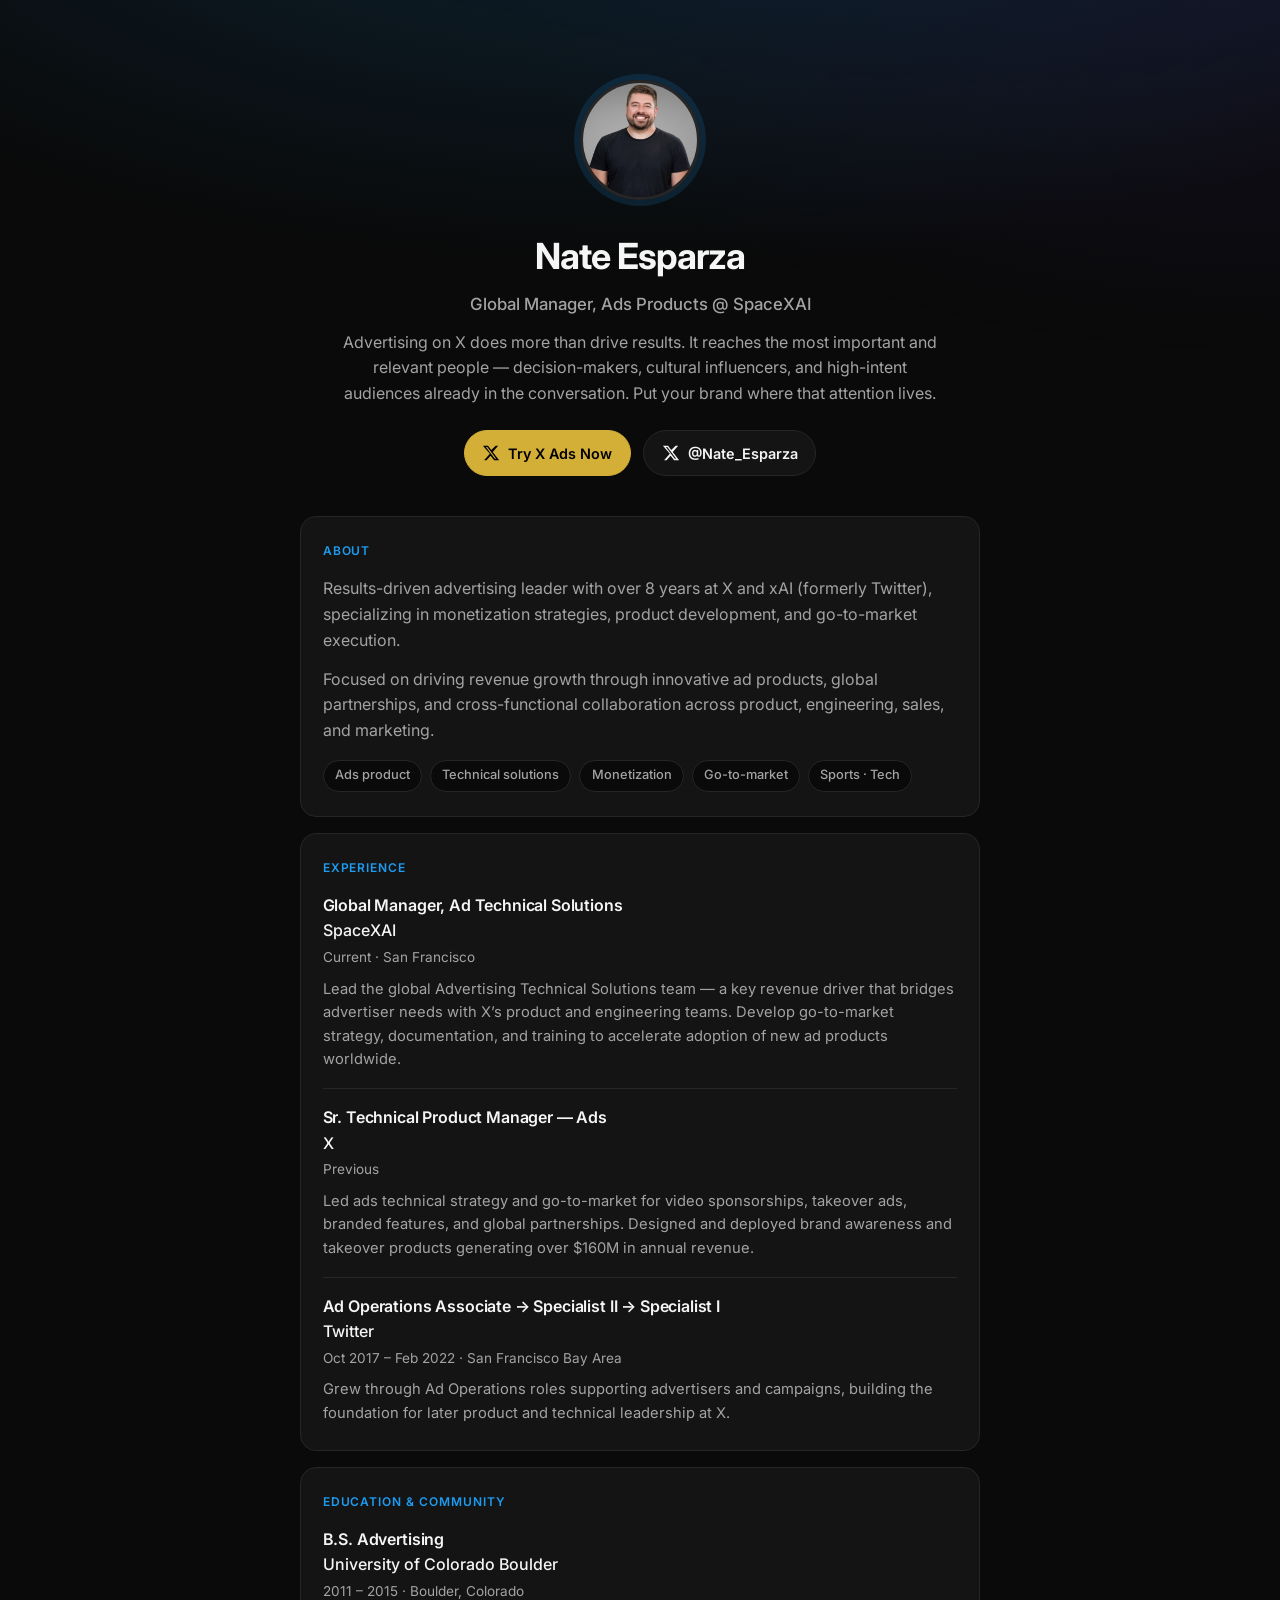
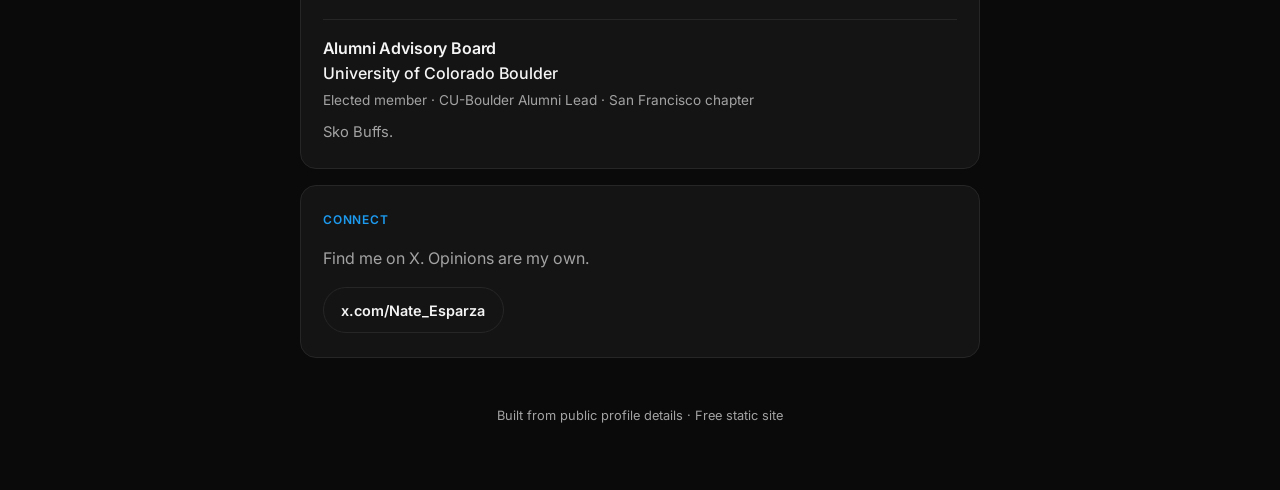
<file: index.html>
<!DOCTYPE html>
<html lang="en">
<head>
  <meta charset="utf-8" />
  <meta name="viewport" content="width=device-width, initial-scale=1" />
  <!-- X Ads base pixel (account 18ce55abbow, tag phw5a) -->
  <script>
  !function(e,t,n,s,u,a){e.twq||(s=e.twq=function(){s.exe?s.exe.apply(s,arguments):s.queue.push(arguments)},s.version='1.1',s.queue=[],u=t.createElement(n),u.async=!0,u.src='https://static.ads-twitter.com/uwt.js',a=t.getElementsByTagName(n)[0],a.parentNode.insertBefore(u,a))}(window,document,'script');
  twq('config','phw5a');
  </script>
  <title>Nate Esparza</title>
  <meta name="description" content="Nate Esparza — Global Manager, Ads Products at SpaceXAI. Ads product and technical solutions leader." />
  <meta name="author" content="Nate Esparza" />
  <link rel="icon" href="avatar.jpg" type="image/jpeg" />
  <link rel="preconnect" href="https://fonts.googleapis.com" />
  <link rel="preconnect" href="https://fonts.gstatic.com" crossorigin />
  <link href="https://fonts.googleapis.com/css2?family=Inter:wght@400;500;600;700&display=swap" rel="stylesheet" />
  <style>
    :root {
      --bg: #0a0a0a;
      --surface: #141414;
      --border: #262626;
      --text: #f5f5f5;
      --muted: #a3a3a3;
      --accent: #1d9bf0;
      --accent-soft: rgba(29, 155, 240, 0.12);
      --radius: 16px;
      --max: 720px;
    }

    * { box-sizing: border-box; margin: 0; padding: 0; }

    html { scroll-behavior: smooth; }

    body {
      font-family: Inter, system-ui, -apple-system, Segoe UI, Roboto, sans-serif;
      background: var(--bg);
      color: var(--text);
      line-height: 1.6;
      min-height: 100vh;
      -webkit-font-smoothing: antialiased;
    }

    body::before {
      content: "";
      position: fixed;
      inset: 0;
      background:
        radial-gradient(ellipse 80% 50% at 50% -20%, rgba(29, 155, 240, 0.18), transparent),
        radial-gradient(ellipse 60% 40% at 100% 0%, rgba(120, 80, 255, 0.08), transparent);
      pointer-events: none;
      z-index: 0;
    }

    .wrap {
      position: relative;
      z-index: 1;
      max-width: var(--max);
      margin: 0 auto;
      padding: 3rem 1.25rem 4rem;
    }

    header.hero {
      text-align: center;
      padding: 2rem 0 2.5rem;
    }

    .avatar {
      width: 120px;
      height: 120px;
      border-radius: 50%;
      object-fit: cover;
      border: 3px solid var(--border);
      box-shadow: 0 0 0 6px rgba(29, 155, 240, 0.15);
      margin-bottom: 1.25rem;
    }

    h1 {
      font-size: clamp(1.75rem, 4vw, 2.25rem);
      font-weight: 700;
      letter-spacing: -0.03em;
      margin-bottom: 0.35rem;
    }

    .headline {
      color: var(--muted);
      font-size: 1.05rem;
      font-weight: 500;
      margin-bottom: 0.75rem;
    }

    .ads-pitch {
      color: var(--muted);
      font-size: 1rem;
      margin: 0 auto 1.5rem;
      max-width: 38rem;
    }

    .links {
      display: flex;
      flex-wrap: wrap;
      justify-content: center;
      gap: 0.75rem;
    }

    .btn {
      display: inline-flex;
      align-items: center;
      gap: 0.5rem;
      padding: 0.65rem 1.1rem;
      border-radius: 999px;
      font-size: 0.9rem;
      font-weight: 600;
      text-decoration: none;
      border: 1px solid var(--border);
      background: var(--surface);
      color: var(--text);
      transition: border-color 0.15s, background 0.15s, transform 0.15s;
    }

    .btn:hover {
      border-color: var(--accent);
      background: var(--accent-soft);
      transform: translateY(-1px);
    }

    .btn.primary {
      background: var(--accent);
      border-color: var(--accent);
      color: #fff;
    }

    .btn.primary:hover {
      background: #1a8cd8;
      border-color: #1a8cd8;
    }

    .btn.x-ads {
      background: #d4af37;
      border-color: #d4af37;
      color: #000;
    }

    .btn.x-ads:hover,
    .btn.x-ads:focus-visible {
      background: #b8962e;
      border-color: #b8962e;
      color: #000;
    }

    .btn svg {
      width: 18px;
      height: 18px;
      fill: currentColor;
    }

    section {
      background: var(--surface);
      border: 1px solid var(--border);
      border-radius: var(--radius);
      padding: 1.5rem 1.35rem;
      margin-bottom: 1rem;
    }

    section h2 {
      font-size: 0.75rem;
      font-weight: 600;
      letter-spacing: 0.08em;
      text-transform: uppercase;
      color: var(--accent);
      margin-bottom: 1rem;
    }

    .about p {
      color: var(--muted);
      font-size: 1rem;
    }

    .about p + p { margin-top: 0.85rem; }

    .job {
      padding: 1rem 0;
      border-bottom: 1px solid var(--border);
    }

    .job:first-of-type { padding-top: 0; }
    .job:last-child { border-bottom: none; padding-bottom: 0; }

    .job-title {
      font-weight: 600;
      font-size: 1rem;
      letter-spacing: -0.01em;
    }

    .job-org {
      color: var(--text);
      font-weight: 500;
    }

    .job-meta {
      color: var(--muted);
      font-size: 0.85rem;
      margin-top: 0.2rem;
    }

    .job p {
      color: var(--muted);
      font-size: 0.92rem;
      margin-top: 0.55rem;
    }

    .tags {
      display: flex;
      flex-wrap: wrap;
      gap: 0.5rem;
      margin-top: 1rem;
    }

    .tag {
      font-size: 0.8rem;
      font-weight: 500;
      color: var(--muted);
      background: var(--bg);
      border: 1px solid var(--border);
      border-radius: 999px;
      padding: 0.3rem 0.7rem;
    }

    footer {
      text-align: center;
      color: var(--muted);
      font-size: 0.8rem;
      margin-top: 2rem;
      padding-top: 1rem;
    }

    footer a {
      color: var(--muted);
      text-decoration: none;
    }

    footer a:hover { color: var(--accent); }

    @media (max-width: 480px) {
      .wrap { padding: 2rem 1rem 3rem; }
      section { padding: 1.25rem 1rem; }
    }
  </style>
</head>
<body>
  <div class="wrap">
    <header class="hero">
      <img class="avatar" src="avatar.jpg" alt="Nate Esparza" width="120" height="120" />
      <h1>Nate Esparza</h1>
      <p class="headline">Global Manager, Ads Products @ SpaceXAI</p>
      <p class="ads-pitch">
        Advertising on X does more than drive results. It reaches the most important and relevant people — decision-makers, cultural influencers, and high-intent audiences already in the conversation. Put your brand where that attention lives.
      </p>
      <div class="links">
        <a class="btn x-ads" href="https://ads.x.com" target="_blank" rel="noopener noreferrer">
          <svg viewBox="0 0 24 24" aria-hidden="true"><path d="M18.244 2.25h3.308l-7.227 8.26 8.502 11.24H16.17l-4.714-6.231-5.401 6.231H2.744l7.727-8.835L1.254 2.25H8.08l4.253 5.622L18.244 2.25zm-1.161 17.52h1.833L7.084 4.126H5.117L17.083 19.77z"/></svg>
          Try X Ads Now
        </a>
        <a class="btn" href="https://x.com/Nate_Esparza" target="_blank" rel="noopener noreferrer">
          <svg viewBox="0 0 24 24" aria-hidden="true"><path d="M18.244 2.25h3.308l-7.227 8.26 8.502 11.24H16.17l-4.714-6.231-5.401 6.231H2.744l7.727-8.835L1.254 2.25H8.08l4.253 5.622L18.244 2.25zm-1.161 17.52h1.833L7.084 4.126H5.117L17.083 19.77z"/></svg>
          @Nate_Esparza
        </a>
      </div>
    </header>

    <section class="about" id="about">
      <h2>About</h2>
      <p>
        Results-driven advertising leader with over 8 years at X and xAI (formerly Twitter),
        specializing in monetization strategies, product development, and go-to-market execution.
      </p>
      <p>
        Focused on driving revenue growth through innovative ad products, global partnerships,
        and cross-functional collaboration across product, engineering, sales, and marketing.
      </p>
      <div class="tags">
        <span class="tag">Ads product</span>
        <span class="tag">Technical solutions</span>
        <span class="tag">Monetization</span>
        <span class="tag">Go-to-market</span>
        <span class="tag">Sports · Tech</span>
      </div>
    </section>

    <section id="experience">
      <h2>Experience</h2>

      <div class="job">
        <div class="job-title">Global Manager, Ad Technical Solutions</div>
        <div class="job-org">SpaceXAI</div>
        <div class="job-meta">Current · San Francisco</div>
        <p>
          Lead the global Advertising Technical Solutions team — a key revenue driver that bridges
          advertiser needs with X’s product and engineering teams. Develop go-to-market strategy,
          documentation, and training to accelerate adoption of new ad products worldwide.
        </p>
      </div>

      <div class="job">
        <div class="job-title">Sr. Technical Product Manager — Ads</div>
        <div class="job-org">X</div>
        <div class="job-meta">Previous</div>
        <p>
          Led ads technical strategy and go-to-market for video sponsorships, takeover ads,
          branded features, and global partnerships. Designed and deployed brand awareness and
          takeover products generating over $160M in annual revenue.
        </p>
      </div>

      <div class="job">
        <div class="job-title">Ad Operations Associate → Specialist II → Specialist I</div>
        <div class="job-org">Twitter</div>
        <div class="job-meta">Oct 2017 – Feb 2022 · San Francisco Bay Area</div>
        <p>
          Grew through Ad Operations roles supporting advertisers and campaigns, building the
          foundation for later product and technical leadership at X.
        </p>
      </div>
    </section>

    <section id="education">
      <h2>Education &amp; community</h2>

      <div class="job">
        <div class="job-title">B.S. Advertising</div>
        <div class="job-org">University of Colorado Boulder</div>
        <div class="job-meta">2011 – 2015 · Boulder, Colorado</div>
      </div>

      <div class="job">
        <div class="job-title">Alumni Advisory Board</div>
        <div class="job-org">University of Colorado Boulder</div>
        <div class="job-meta">Elected member · CU-Boulder Alumni Lead · San Francisco chapter</div>
        <p>Sko Buffs.</p>
      </div>
    </section>

    <section id="connect">
      <h2>Connect</h2>
      <p style="color: var(--muted); margin-bottom: 1rem;">
        Find me on X. Opinions are my own.
      </p>
      <div class="links" style="justify-content: flex-start;">
        <a class="btn" href="https://x.com/Nate_Esparza" target="_blank" rel="noopener noreferrer">x.com/Nate_Esparza</a>
      </div>
    </section>

    <footer>
      <p>Built from public profile details · Free static site</p>
    </footer>
  </div>
  <!-- Single-event website tags: rfweh (Try X Ads Now), rfwei (X profile links). -->
  <script>
    (function () {
      var ADS_TAG = "rfweh";
      var PROFILE_TAG = "rfwei";

      function fireSingleEventTag(tagId) {
        var payload = { tw_sale_amount: 0, tw_order_quantity: 0 };
        try {
          if (window.twttr && twttr.conversion && typeof twttr.conversion.trackPid === "function") {
            twttr.conversion.trackPid(tagId, payload);
          }
        } catch (err) {}

        try {
          if (typeof window.twq === "function") {
            window.twq("event", "tw-" + tagId);
          }
        } catch (err) {}

        var query = "txn_id=" + encodeURIComponent(tagId) + "&p_id=Twitter&tw_sale_amount=0&tw_order_quantity=0";
        var urls = [
          "https://analytics.twitter.com/i/adsct?" + query,
          "https://t.co/i/adsct?" + query
        ];
        for (var i = 0; i < urls.length; i++) {
          var sent = false;
          try {
            if (typeof navigator.sendBeacon === "function") {
              sent = navigator.sendBeacon(urls[i]);
            }
          } catch (err) {
            sent = false;
          }
          if (!sent) {
            var img = new Image();
            img.src = urls[i];
          }
        }
      }

      function normalizedHref(anchor) {
        return (anchor.getAttribute("href") || "").split("#")[0].split("?")[0].replace(/\/$/, "");
      }

      document.addEventListener("click", function (event) {
        var target = event.target;
        var link = target && target.closest ? target.closest("a") : null;
        if (!link) return;
        var href = normalizedHref(link);
        if (link.classList.contains("x-ads") && href === "https://ads.x.com") {
          fireSingleEventTag(ADS_TAG);
          return;
        }
        if (href === "https://x.com/Nate_Esparza") {
          fireSingleEventTag(PROFILE_TAG);
        }
      });
    })();
  </script>
</body>
</html>
</file>
